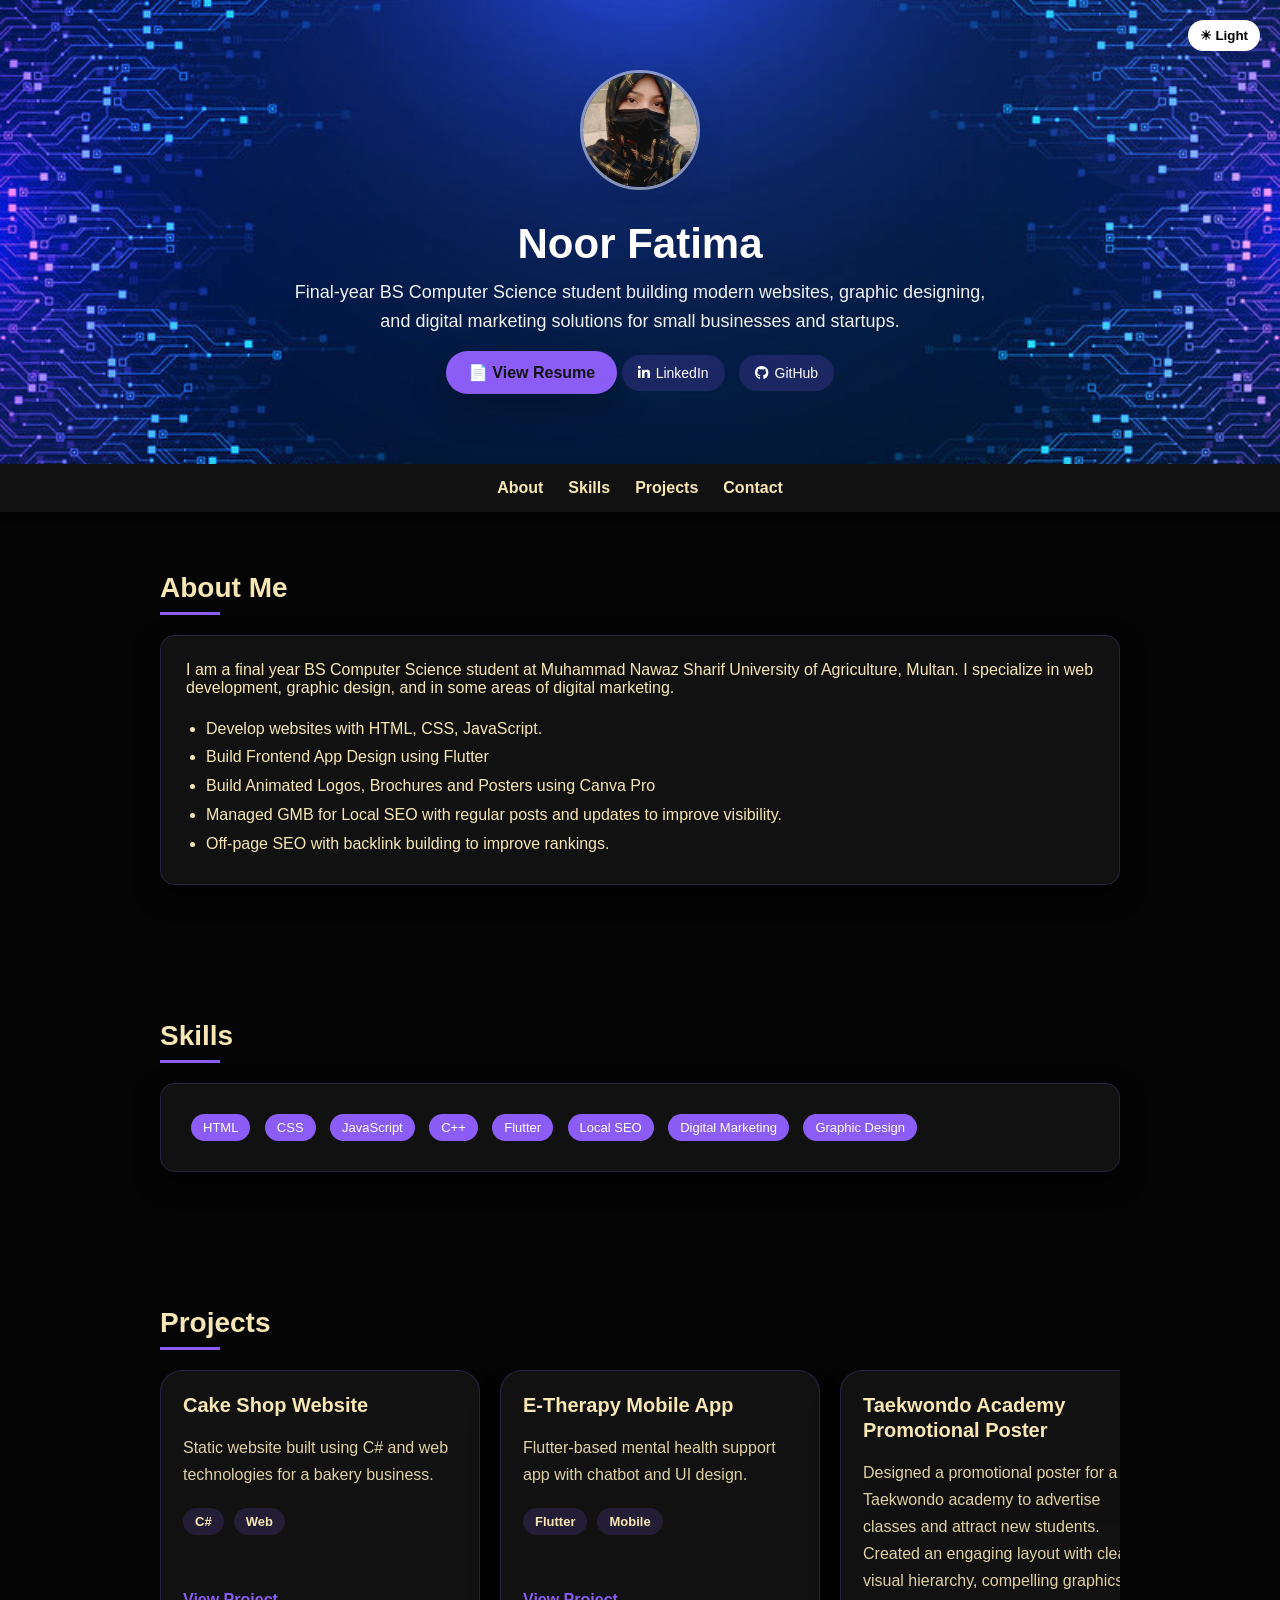
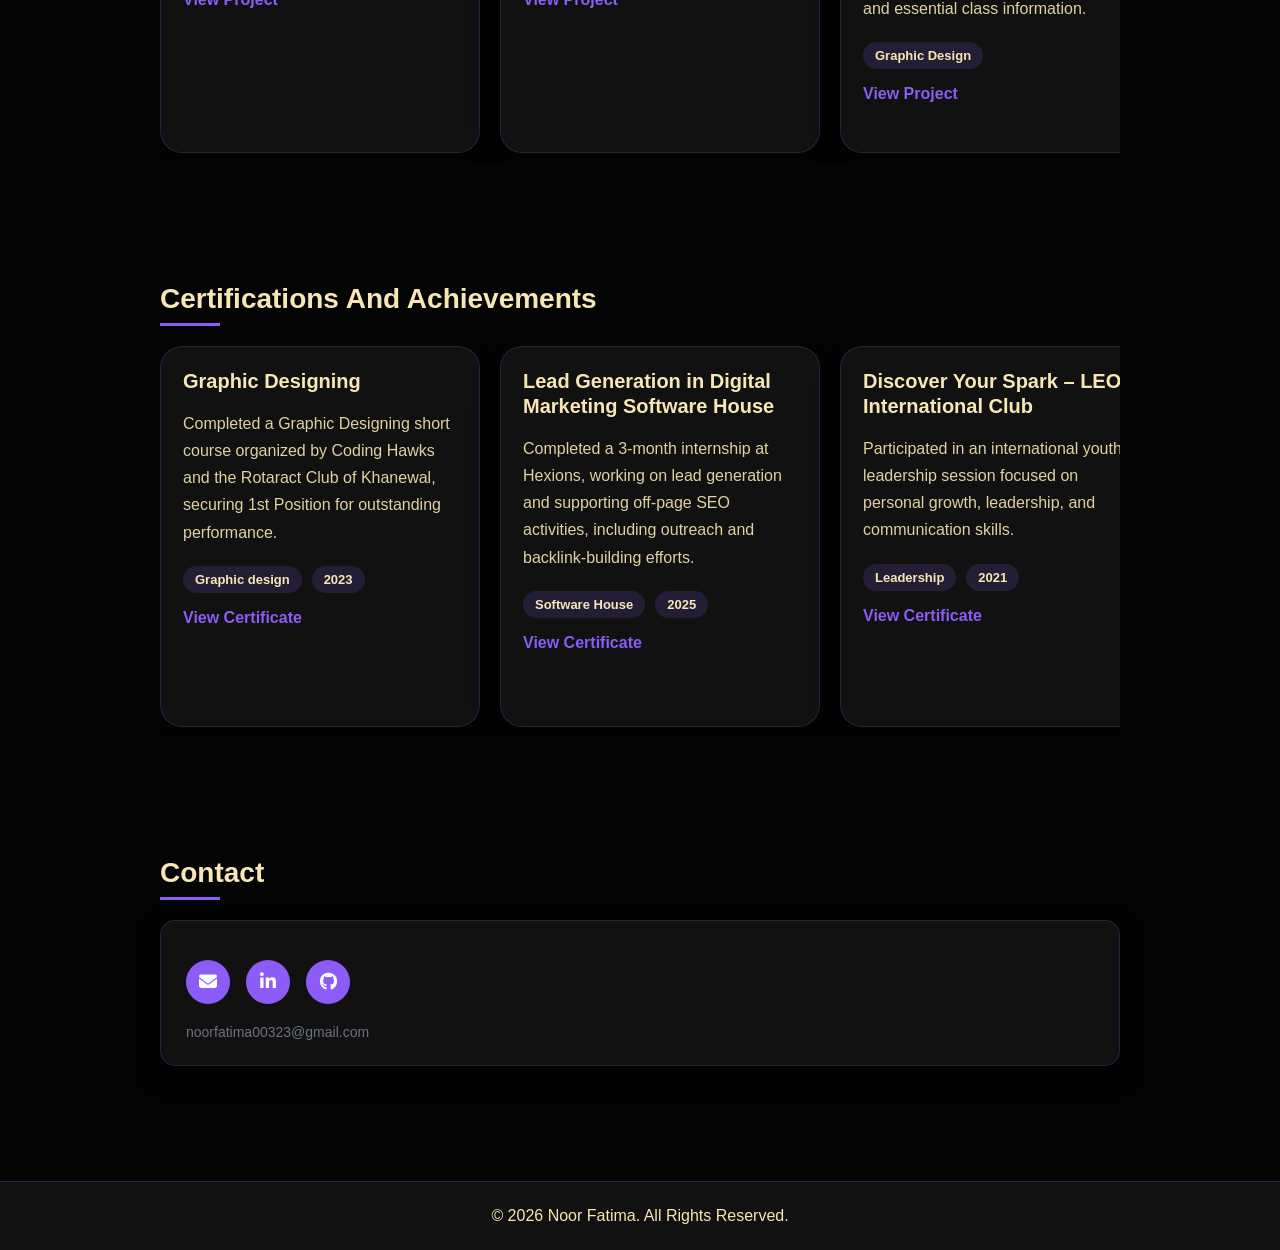
<file: index.html>
<!DOCTYPE html>
<html lang="en">
<head>
  <meta charset="UTF-8" />
  <meta name="viewport" content="width=device-width, initial-scale=1.0" />
  <title>Noor Fatima - Portfolio</title>
  <link rel="stylesheet" href="https://cdnjs.cloudflare.com/ajax/libs/font-awesome/6.4.0/css/all.min.css" />
  <link rel="stylesheet" href="style.css" />
</head>
<body class="dark">

  <header>
    <div class="header-decorative"></div>
    <div class="header-decorative"></div>
    <button class="toggle-btn" onclick="toggleDark()">☀ Light</button>
    
    <div class="header-content">
      <div class="avatar"><img src="profile.jpg" alt="Profile Picture"></div>
      <h1>Noor Fatima</h1>
      <p>Final-year BS Computer Science student building modern websites, graphic designing, and digital marketing solutions for small businesses and startups.</p>

      <a href="Resume of Noor Fatima.pdf" class="resume-btn" download>📄 View Resume</a>

      <div class="header-links">
        <a href="https://www.linkedin.com/in/noor-fatima-590671237/?skipRedirect=true" target="_blank" rel="noreferrer"><i class="fab fa-linkedin-in"></i> LinkedIn</a>
        <a href="https://github.com/noorfatima00323" target="_blank" rel="noreferrer"><i class="fab fa-github"></i> GitHub</a>
      </div>
    </div>
  </header>

  <nav>
    <a href="#about">About</a>
    <a href="#skills">Skills</a>
    <a href="#projects">Projects</a>
    <a href="#contact">Contact</a>
  </nav>

  <section id="about">
    <h2>About Me</h2>
    <div class="card">
      <p>I am a final year BS Computer Science student at Muhammad Nawaz Sharif University of Agriculture, Multan. I specialize in web development, graphic design, and in some areas of digital marketing.</p>
      <ul>
        <li>Develop websites with HTML, CSS, JavaScript.</li>
        <li>Build Frontend App Design using Flutter</li>
        <li>Build Animated Logos, Brochures and Posters using Canva Pro</li>
        <li>Managed GMB for Local SEO with regular posts and updates to improve visibility.</li>
        <li>Off-page SEO with backlink building to improve rankings.</li>
      </ul>
    </div>
  </section>

  <section id="skills">
    <h2>Skills</h2>
    <div class="card skills">
      <span>HTML</span>
      <span>CSS</span>
      <span>JavaScript</span>
      <span>C++</span>
      <span>Flutter</span>
      <span>Local SEO</span>
      <span>Digital Marketing</span>
      <span>Graphic Design</span>
    </div>
  </section>

  <section id="projects">
    <h2>Projects</h2>
    <div class="projects-wrapper">
      <article class="project-card">
        <div class="project-content">
          <h3>Cake Shop Website</h3>
          <p>Static website built using C# and web technologies for a bakery business.</p>
          <div class="project-tags">
            <span class="project-tag">C#</span>
            <span class="project-tag">Web</span>
          </div>
          <a href="https://github.com/noorfatima00323/Cake_shop.git" class="project-link">View Project</a>
        </div>
      </article>

      <article class="project-card">
        <div class="project-content">
          <h3>E-Therapy Mobile App</h3>
          <p>Flutter-based mental health support app with chatbot and UI design.</p>
          <div class="project-tags">
            <span class="project-tag">Flutter</span>
            <span class="project-tag">Mobile</span>
          </div>
          <a href="https://github.com/noorfatima00323/FYP-E-Therapy.git" class="project-link">View Project</a>
        </div>
      </article>

      <article class="project-card">
        <div class="project-content">
          <h3>Taekwondo Academy Promotional Poster</h3>
          <p>Designed a promotional poster for a Taekwondo academy to advertise classes and attract new students. Created an engaging layout with clear visual hierarchy, compelling graphics, and essential class information.</p>
          <div class="project-tags">
            <span class="project-tag">Graphic Design</span>
          </div>
          <a href="https://canva.link/z9qjflt0kzg5aww" class="project-link">View Project</a>
        </div>
      </article>

      <article class="project-card">
        <div class="project-content">
          <h3>Animated University Logo</h3>
          <p>Designed and animated the university logo upon the request of an internal examiner. Created smooth motion effects and professional transitions while maintaining the university's visual identity.</p>
          <div class="project-tags">
            <span class="project-tag">Graphic Design</span>
          </div>
          <a href="https://canva.link/s057rk6h5z6fkmr" class="project-link">View Project</a>
        </div>
      </article>

      <article class="project-card">
        <div class="project-content">
          <h3>Salon Price List Brochure Design</h3>
          <p>Designed a professional price list brochure for a salon to showcase services and pricing in a clear and attractive format. Focused on elegant layout design, readability, and brand presentation to enhance the customer experience.</p>
          <div class="project-tags">
            <span class="project-tag">Graphic Design</span>
          </div>
          <a href="https://canva.link/v1flz5kcfuo8vnu" class="project-link">View Project</a>
        </div>
      </article>

      <article class="project-card">
        <div class="project-content">
          <h3>Half Graduation Celebration Cake Design</h3>
          <p>Created a custom cake design for a university Half Graduation Celebration event. Developed a visually appealing layout that reflected the achievement and spirit of the occasion.</p>
          <div class="project-tags">
            <span class="project-tag">Graphic Design</span>
          </div>
          <a href="https://canva.link/68m1243arpydyfo" class="project-link">View Project</a>
        </div>
      </article>
    </div>
  </section>
  
  <section id="certifications">
    <h2>Certifications And Achievements</h2>
    <div class="projects-wrapper">
      <article class="project-card">
        <div class="project-content">
          <h3>Graphic Designing</h3>
          <p>Completed a Graphic Designing short course organized by Coding Hawks and the Rotaract Club of Khanewal, securing 1st Position for outstanding performance.</p>
          <div class="project-tags">
            <span class="project-tag">Graphic design</span>
            <span class="project-tag">2023</span>
          </div>
          <a href="GRD Noor Fatima.png" class="project-link" target="_blank" rel="noreferrer">View Certificate</a>
        </div>
      </article>

      <article class="project-card">
        <div class="project-content">
          <h3>Lead Generation in Digital Marketing Software House</h3>
          <p>Completed a 3-month internship at Hexions, working on lead generation and supporting off-page SEO activities, including outreach and backlink-building efforts.</p>
          <div class="project-tags">
            <span class="project-tag">Software House</span>
            <span class="project-tag">2025</span>
          </div>
          <a href="Preview Letter.pdf" class="project-link" target="_blank" rel="noreferrer">View Certificate</a>
        </div>
      </article>

      <article class="project-card">
        <div class="project-content">
          <h3>Discover Your Spark – LEOS International Club</h3>
          <p>Participated in an international youth leadership session focused on personal growth, leadership, and communication skills.</p>
          <div class="project-tags">
            <span class="project-tag">Leadership</span>
            <span class="project-tag">2021</span>
          </div>
          <a href="Discover your spark.pdf" class="project-link" target="_blank" rel="noreferrer">View Certificate</a>
        </div>
      </article>

      <article class="project-card">
        <div class="project-content">
          <h3>Certificate of Appreciation – Creative Writing Competition #014</h3>
          <p>Recognized for participation in a creative writing competition addressing hunger, survival, and SDG Zero Hunger. Demonstrated effective research, analytical thinking, and writing skills.</p>
          <div class="project-tags">
            <span class="project-tag">Writing</span>
            <span class="project-tag">2026</span>
          </div>
          <a href="essay_certificate.jpg" class="project-link" target="_blank" rel="noreferrer">View Certificate</a>
        </div>
      </article>
    </div>
  </section>

  <section id="contact">
    <h2>Contact</h2>
    <div class="card">
      <div class="social-links">
        <a href="mailto:noorfatima00323@gmail.com" title="Email"><i class="fas fa-envelope"></i></a>
        <a href="https://www.linkedin.com/in/noor-fatima-590671237/?skipRedirect=true" target="_blank" rel="noreferrer" title="LinkedIn"><i class="fab fa-linkedin-in"></i></a>
        <a href="https://github.com/noorfatima00323" target="_blank" rel="noreferrer" title="GitHub"><i class="fab fa-github"></i></a>
      </div>
      <p style="margin-top: 20px; font-size: 14px; color: #6b7280;">noorfatima00323@gmail.com</p>
    </div>
  </section>

  <footer>
    <p>© 2026 Noor Fatima. All Rights Reserved.</p>
  </footer>

  <script src="script.js"></script>
</body>
</html>
</file>
<file: style.css>
:root {
  --bg: #ffffff;
  --text: #111111;
  --card: #ffffff;
  --primary: #8b5cf6;
  --secondary: #b794f6;
  --border: rgba(139, 92, 246, 0.25);
  --shadow: rgba(0, 0, 0, 0.08);
}

body.dark {
  --bg: #040404;
  --text: #f8e7b4;
  --card: #111111;
  --primary: #8b5cf6;
  --secondary: #b794f6;
  --border: rgba(139, 92, 246, 0.22);
  --shadow: rgba(0, 0, 0, 0.55);
}

* {
  margin: 0;
  padding: 0;
  box-sizing: border-box;
  font-family: "Segoe UI", sans-serif;
  scroll-behavior: smooth;
}

body {
  background: var(--bg);
  color: var(--text);
  transition: 0.3s ease;
}

a {
  color: var(--primary);
  text-decoration: none;
}

a:hover {
  text-decoration: underline;
}

header {
  background: linear-gradient(135deg, rgba(139,92,246,0.6), rgba(183,148,246,0.35)), url('cs_background.jpg') center/cover no-repeat;
  background-size: cover;
  background-blend-mode: overlay;
  color: white;
  padding: 70px 20px;
  text-align: center;
  position: relative;
  animation: fadeDown 1s ease;
  overflow: hidden;
}

.header-decorative {
  position: absolute;
  border-radius: 50%;
  opacity: 0.12;
  pointer-events: none;
  background: rgba(139, 92, 246, 0.35);
}

.header-decorative:nth-child(1) {
  width: 300px;
  height: 300px;
  top: -100px;
  right: -50px;
  animation: float 6s ease-in-out infinite;
}

.header-decorative:nth-child(2) {
  width: 220px;
  height: 220px;
  bottom: -50px;
  left: -80px;
  animation: float 8s ease-in-out infinite reverse;
}

@keyframes float {
  0%, 100% { transform: translateY(0px); }
  50% { transform: translateY(20px); }
}

.header-content {
  position: relative;
  z-index: 2;
}

.avatar {
  width: 120px;
  height: 120px;
  margin: 0 auto 30px;
  border: 3px solid rgba(255,255,255,0.5);
  border-radius: 50%;
  display: flex;
  align-items: center;
  justify-content: center;
  animation: scaleIn 0.8s ease;
  box-shadow: 0 8px 32px rgba(0,0,0,0.1);
  overflow: hidden;
}

.avatar img {
  width: 100%;
  height: 100%;
  object-fit: cover;
}

@keyframes scaleIn {
  from {
    transform: scale(0.8);
    opacity: 0;
  }
  to {
    transform: scale(1);
    opacity: 1;
  }
}

header h1 {
  font-size: 42px;
  animation: fadeIn 1.5s ease;
}

header p {
  margin-top: 10px;
  font-size: 18px;
  opacity: 0.95;
  max-width: 700px;
  margin-left: auto;
  margin-right: auto;
  line-height: 1.6;
}

.resume-btn {
  margin-top: 15px;
  display: inline-block;
  padding: 12px 22px;
  background: var(--primary);
  color: #111111;
  font-weight: 700;
  border-radius: 30px;
  text-decoration: none;
  transition: 0.25s ease;
  box-shadow: 0 15px 35px rgba(0, 0, 0, 0.25);
}

.resume-btn:hover {
  transform: translateY(-2px);
  background: var(--secondary);
}

.header-links {
  margin-top: 18px;
  display: inline-flex;
  gap: 14px;
  flex-wrap: wrap;
  justify-content: center;
}

.header-links a {
  color: white;
  text-decoration: none;
  background: rgba(139, 92, 246, 0.18);
  padding: 10px 16px;
  border-radius: 999px;
  font-size: 14px;
  transition: background 0.25s ease, transform 0.2s ease;
  display: inline-flex;
  align-items: center;
  gap: 6px;
}

.header-links a:hover {
  background: rgba(139, 92, 246, 0.28);
  transform: scale(1.05);
}

.social-links {
  display: inline-flex;
  gap: 16px;
  margin-top: 14px;
}

.social-links a {
  display: inline-flex;
  align-items: center;
  justify-content: center;
  width: 44px;
  height: 44px;
  background: var(--primary);
  color: white;
  border-radius: 50%;
  transition: transform 0.2s ease, background 0.2s ease;
}

.social-links a:hover {
  transform: translateY(-3px);
  background: var(--secondary);
  text-decoration: none;
}

.social-links a i {
  font-size: 18px;
}

nav {
  background: var(--card);
  display: flex;
  justify-content: center;
  gap: 25px;
  padding: 15px;
  position: sticky;
  top: 0;
  box-shadow: 0 2px 10px rgba(0,0,0,0.1);
  z-index: 1000;
}

nav a {
  text-decoration: none;
  color: var(--text);
  font-weight: bold;
  transition: 0.3s;
}

nav a:hover {
  color: var(--primary);
}

.toggle-btn {
  position: absolute;
  right: 20px;
  top: 20px;
  background: white;
  border: none;
  padding: 8px 12px;
  border-radius: 20px;
  cursor: pointer;
  font-weight: bold;
}

section {
  padding: 60px 20px;
  max-width: 1000px;
  margin: auto;
  animation: fadeUp 1s ease;
}

h2 {
  margin-bottom: 20px;
  font-size: 28px;
  position: relative;
}

h2::after {
  content: "";
  width: 60px;
  height: 3px;
  background: var(--primary);
  display: block;
  margin-top: 8px;
}

.card {
  background: var(--card);
  padding: 25px;
  margin: 15px 0;
  border-radius: 15px;
  border: 1px solid var(--border);
  box-shadow: 0 10px 25px var(--shadow);
  transition: transform 0.3s ease, border-color 0.3s ease;
}

.card:hover {
  transform: translateY(-5px);
  border-color: var(--primary);
}

.card ul {
  margin-top: 18px;
  padding-left: 20px;
  color: var(--text);
  line-height: 1.8;
}

.projects-wrapper {
  display: flex;
  gap: 20px;
  overflow-x: auto;
  padding-bottom: 10px;
  scroll-snap-type: x mandatory;
  -webkit-overflow-scrolling: touch;
}

.projects-wrapper::-webkit-scrollbar {
  height: 10px;
}

.projects-wrapper::-webkit-scrollbar-thumb {
  background: var(--border);
  border-radius: 999px;
}

.project-card {
  min-width: 280px;
  max-width: 320px;
  flex: 0 0 auto;
  background: var(--card);
  border: 1px solid var(--border);
  border-radius: 22px;
  box-shadow: 0 20px 40px rgba(0, 0, 0, 0.08);
  overflow: hidden;
  scroll-snap-align: start;
  transition: transform 0.3s ease, border-color 0.3s ease;
}

.project-card:hover {
  transform: translateY(-5px);
  border-color: var(--primary);
}

.project-content {
  padding: 22px;
  display: flex;
  flex-direction: column;
  min-height: 260px;
  gap: 16px;
}

.project-content h3 {
  margin: 0;
  font-size: 20px;
  line-height: 1.25;
}

.project-content p {
  margin: 0;
  line-height: 1.7;
  color: var(--text);
  opacity: 0.9;
}

.project-tags {
  display: flex;
  flex-wrap: wrap;
  gap: 10px;
  margin-top: 4px;
}

.project-tag {
  display: inline-flex;
  align-items: center;
  padding: 6px 12px;
  border-radius: 999px;
  background: rgba(139, 92, 246, 0.16);
  color: var(--text);
  font-size: 13px;
  font-weight: 600;
}

.project-link {
  display: inline-flex;
  align-items: center;
  gap: 8px;
  color: var(--primary);
  font-weight: 700;
  text-decoration: none;
  margin-top: auto;
}

.project-link:hover {
  text-decoration: underline;
}

.skills span {
  display: inline-block;
  background: var(--primary);
  color: white;
  padding: 6px 12px;
  margin: 5px;
  border-radius: 20px;
  font-size: 13px;
  transition: 0.3s;
}

.skills span:hover {
  transform: scale(1.1);
}

footer {
  text-align: center;
  padding: 25px;
  background: var(--card);
  color: var(--text);
  border-top: 1px solid var(--border);
  margin-top: 40px;
}

@keyframes fadeIn {
  from {opacity: 0; transform: translateY(-20px);}
  to {opacity: 1; transform: translateY(0);}
}

@keyframes fadeUp {
  from {opacity: 0; transform: translateY(40px);}
  to {opacity: 1; transform: translateY(0);}
}

@keyframes fadeDown {
  from {opacity: 0; transform: translateY(-40px);}
  to {opacity: 1; transform: translateY(0);}
}
</file>
